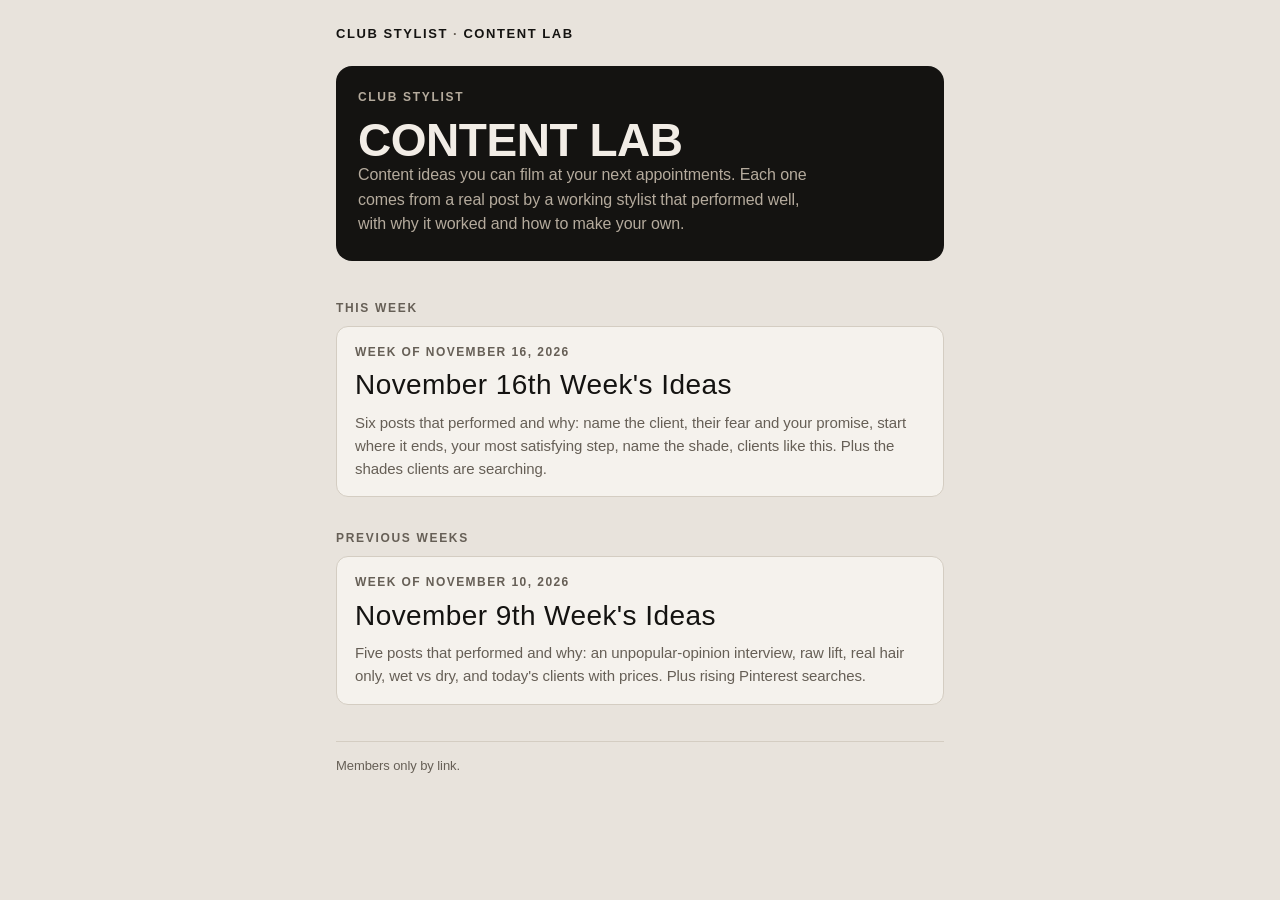
<file: index.html>
<!doctype html>
<html lang="en">
<head>
<meta charset="utf-8">
<meta name="viewport" content="width=device-width, initial-scale=1, viewport-fit=cover">
<title>Content Lab</title>
<meta name="description" content="Content ideas for hairstylists, for Club Stylist members.">
<meta name="robots" content="noindex">
<link rel="preconnect" href="https://fonts.googleapis.com">
<link rel="stylesheet" href="assets/lab.css">
</head>
<body>
<div class="wrap">
  <div class="top"><a class="brand" href="./">Club Stylist <span>·</span> Content Lab</a></div>
  <header>
    <div class="eyebrow">Club Stylist</div>
    <h1>Content Lab</h1>
    <p class="lede">Content ideas you can film at your next appointments. Each one comes from a real post by a working stylist that performed well, with why it worked and how to make your own.</p>
  </header>
  <div class="editions"><div class="eyebrow">This week</div><a href="editions/2026-11-16/"><div class="d">Week of November 16, 2026</div><h3>November 16th Week&#x27;s Ideas</h3><p>Six posts that performed and why: name the client, their fear and your promise, start where it ends, your most satisfying step, name the shade, clients like this. Plus the shades clients are searching.</p></a><div class="eyebrow prev">Previous weeks</div><a href="editions/2026-11-10/"><div class="d">Week of November 10, 2026</div><h3>November 9th Week&#x27;s Ideas</h3><p>Five posts that performed and why: an unpopular-opinion interview, raw lift, real hair only, wet vs dry, and today&#x27;s clients with prices. Plus rising Pinterest searches.</p></a></div>
  <footer>Members only by link.</footer>
</div>
</body>
</html>
</file>
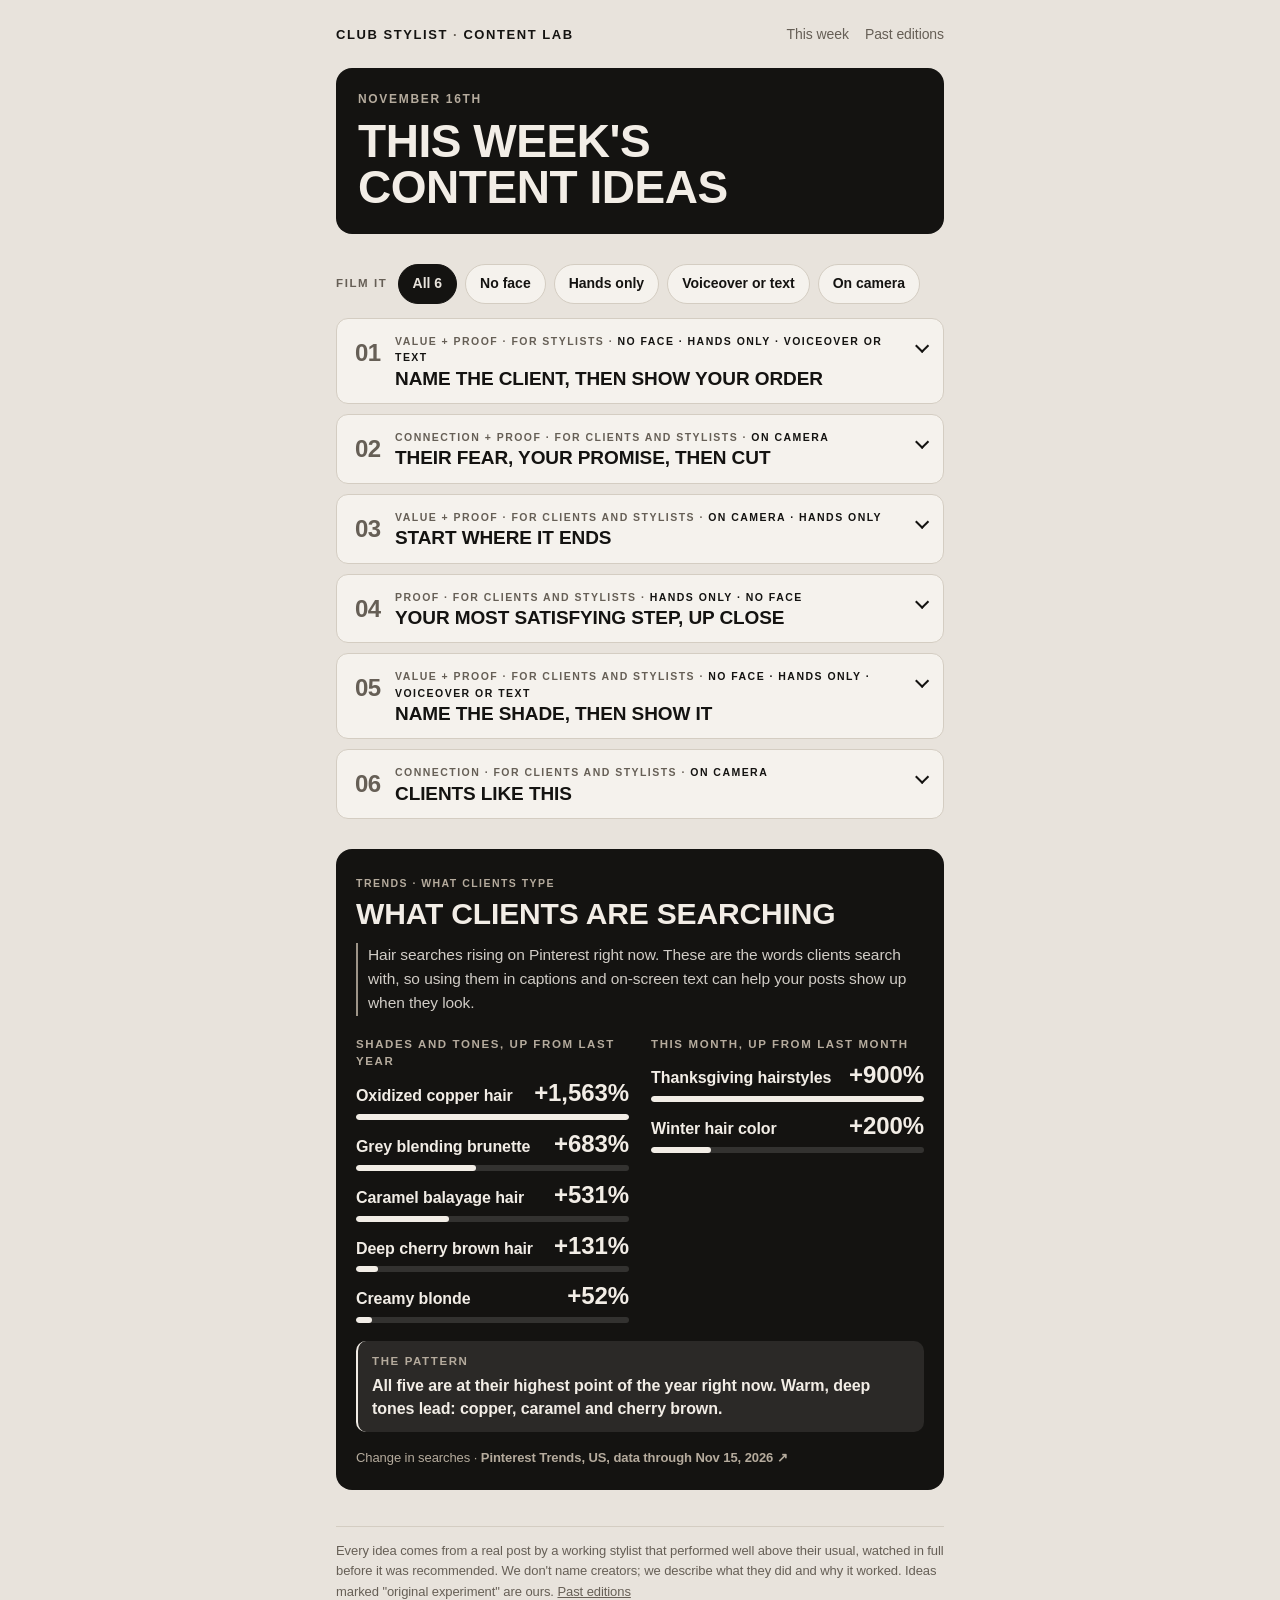
<file: latest/index.html>
<!doctype html><meta charset="utf-8"><meta name="robots" content="noindex"><title>This week</title><meta http-equiv="refresh" content="0; url=../editions/2026-11-16/"><link rel="canonical" href="../editions/2026-11-16/"><a href="../editions/2026-11-16/">This week</a>
</file>
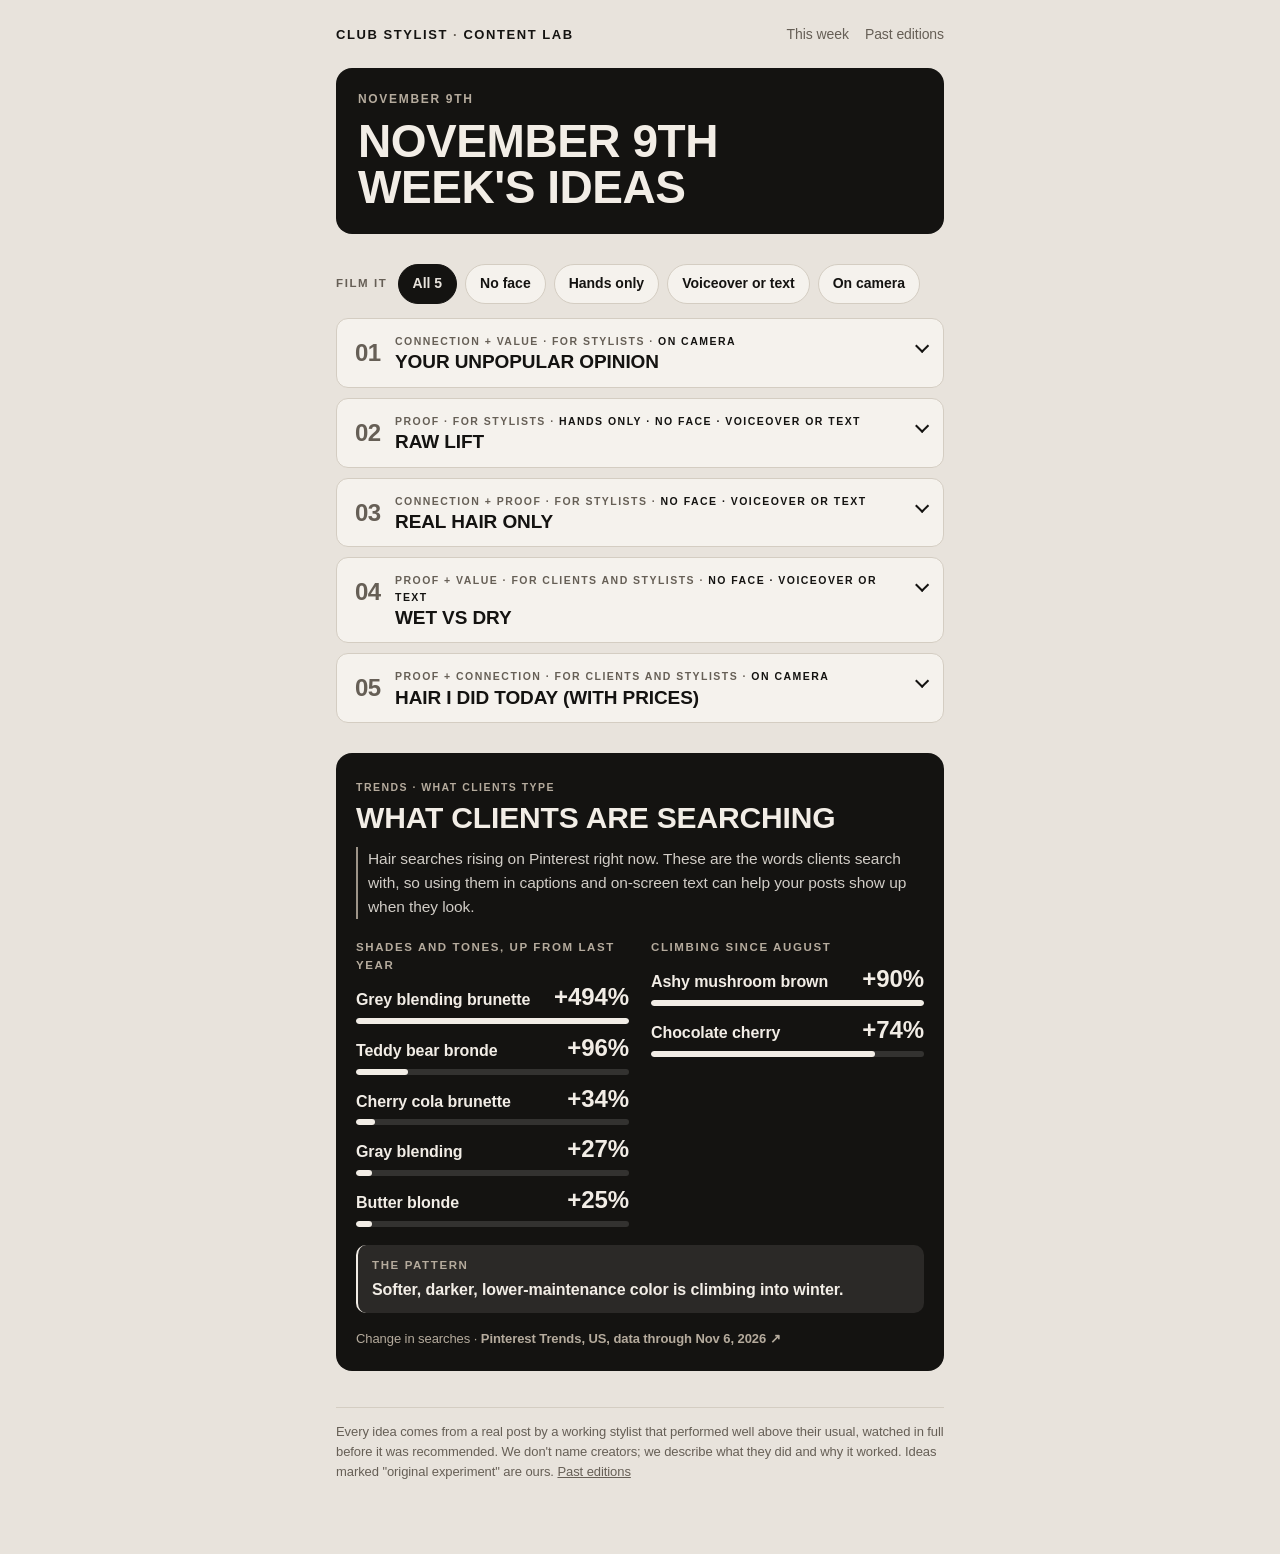
<file: editions/2026-11-10/index.html>
<!doctype html>
<html lang="en">
<head>
<meta charset="utf-8">
<meta name="viewport" content="width=device-width, initial-scale=1, viewport-fit=cover">
<title>November 9th Week&#x27;s Ideas · Content Lab</title>
<meta name="description" content="">
<meta name="robots" content="noindex">
<link rel="preconnect" href="https://fonts.googleapis.com">
<link rel="stylesheet" href="../../assets/lab.css">
</head>
<body>
<div class="wrap">
  <div class="top"><a class="brand" href="../../">Club Stylist <span>·</span> Content Lab</a><span class="nav"><a class="arch" href="../../latest/">This week</a><a class="arch" href="../../">Past editions</a></span></div>
  <header>
    <div class="eyebrow" id="week"></div>
    <h1 id="title"></h1>
    <p class="lede" id="lede"></p>
  </header>
  <main id="ideas"></main>
  <footer>Every idea comes from a real post by a working stylist that performed well above their usual, watched in full before it was recommended. We don't name creators; we describe what they did and why it worked. Ideas marked "original experiment" are ours. <a href="../../">Past editions</a></footer>
</div>
<div class="toast" id="toast" role="status" aria-live="polite"></div>
<script>window.EDITION = {"slug": "2026-11-02-weekly", "week_label": "November 9th", "title": "November 9th Week's Ideas", "lede": "", "trends": {"intro": "Hair searches rising on Pinterest right now. These are the words clients search with, so using them in captions and on-screen text can help your posts show up when they look.", "source": {"name": "Pinterest Trends, US, data through Nov 6, 2026", "url": "https://trends.pinterest.com/"}, "groups": [{"label": "Shades and tones, up from last year", "items": [["Grey blending brunette", "+494%"], ["Teddy bear bronde", "+96%"], ["Cherry cola brunette", "+34%"], ["Gray blending", "+27%"], ["Butter blonde", "+25%"]]}, {"label": "Climbing since August", "items": [["Ashy mushroom brown", "+90%"], ["Chocolate cherry", "+74%"]]}], "takeaway": "Softer, darker, lower-maintenance color is climbing into winter."}, "ideas": [{"id": "your-unpopular-opinion", "status": "approved", "rank": 1, "title": "Your unpopular opinion", "cpv": "Connection + Value", "audience": "stylists", "principle": "People like it when someone says what they really think. If they agree, they feel understood. So they like it and share it.", "dissection": [["The hook", "A mic held up to a stylist. One question on screen: \"What's your unpopular hair opinion?\" You want to hear her answer before she says it. That's curiosity."], ["What they did", "Lots of short opinions, one or two sentences each. Like \"Bangs aren't for everyone\" and \"Short hair isn't less work.\" Big words pop up as they talk, with a small photo for each point. The spot keeps changing too: cutting, washing, stocking shelves."], ["Why people kept watching", "Every opinion is something clients believe and stylists have feelings about. Each new answer starts the curiosity over: what will the next one be?"], ["Why people liked and shared it", "Agreement. The top comment says the short hair one is so true, and over 1,000 people liked that comment. When we agree, we feel understood. That's why people liked it and sent it to friends."]], "concept": "Share a hair opinion you really believe. Pick one you've seen with your own clients. Talk about hair, not other stylists.", "hook": "What's my unpopular hair opinion? Short hair is more work than long hair.", "hook2": "Three hair opinions I'll stand behind, even if you won't like them.", "steps": ["Write down 3 opinions. Add one reason for each, like \"Blunt bangs can make you look older.\"", "Hold your phone at eye level. Put the question on screen. Answer each one fast.", "Caption: \"Agree or disagree?\" Answer the first comments, even the ones that disagree. Don't argue."], "ref": {"anon": true, "headline": "A salon team, one mic, one question", "desc": "A salon asked its stylists one question: \"What's your unpopular hair opinion?\" Each one answered. About 50 seconds.", "numbers": "Almost 400K views · hundreds of shares"}, "guide": {"shots": ["Solo: you at your station, eye level, one take per clip", "Team: someone off camera holds the phone or a mic up to each stylist in turn", "Optional: a photo for each point (the bang, the bob) dropped in the corner"], "structure": ["Question on screen (0–2s)", "Take one + reason (2–12s)", "Take two, take three (one breath each)", "End on \"agree or disagree?\""], "talking": ["One sentence for the opinion, one for the reason", "Say it like you'd say it to a client, not like a lecture", "No digs at other stylists, salons or clients"], "caption": "\"Agree or disagree?\" plus the take you'd defend hardest. Reply to disagreement with your reason, not an argument.", "adapt": ["Blonding: \"Toning every visit isn't always needed\"", "Cutting: \"Face-framing layers aren't for every face\"", "Extensions: \"More rows isn't more volume\"", "Salon owner: ask each stylist on your team the question"]}, "drivers": ["Agreement", "Curiosity", "Identity"], "format": "Unpopular opinion", "film": ["camera"]}, {"id": "raw-lift", "status": "approved", "rank": 2, "title": "Raw lift", "cpv": "Proof", "audience": "stylists", "principle": "Show a step most stylists hide, and say what it tells you. Honest work, explained, is what people trust.", "dissection": [["The hook", "Foils come off one after another at the bowl, filmed from above. Foil pulls are satisfying to watch. Your eyes want to see the next one."], ["What they did", "Foils out. A slow brush through the wet, raw blonde. Then a jump to the finished hair at 16 seconds. Under 20 seconds total."], ["What made it different", "Surprise. The caption said the foil work was so good, they left it as raw lift with no toner. Most stylists wouldn't even show hair before toner, let alone leave it."], ["Why it beat her usual", "About 27 times her normal views. You get the satisfying part and a gorgeous finished blonde, with no toner at all. People can see the work is real and holds up."]], "concept": "Film the hair right out of the foils. Say what you see. Is it even? Does it need toner? Say why.", "hook": "Straight out of the foils. No toner yet. Here's what I'm looking at.", "hook2": "This is the part most stylists never post.", "steps": ["Hold your phone above the bowl. Film the foils coming out for 5 seconds.", "Brush slowly. Say one thing you see, like \"It's even from root to end.\"", "Show the finished hair for 3 seconds. Caption: what you wanted at this step."], "ref": {"anon": true, "headline": "Foils out, raw blonde, no toner", "desc": "A blonde stylist took the foils out, brushed the hair, then showed the finished hair. Under 20 seconds.", "numbers": "400K+ views · about 27 times her usual"}, "guide": {"shots": ["Overhead at the bowl, foils coming out", "A slow brush-through along the part", "The finished hair, same side"], "structure": ["Foil pull (0–5s)", "Brush-through + one line of what you see (5–15s)", "Finish (last 3s)"], "talking": ["Say what you see in plain words: \"even lift, no hot roots\"", "If it needs toner, say why; that's the insight", "Don't call it perfect; show it"], "caption": "One line on what the raw stage told you, then the gloss or toner you chose (or didn't).", "adapt": ["Brunette lightening: show the raw level before the gloss and why you're keeping warmth", "Gray blending: the lift on the gray before blending", "Lived-in blonde: how your teasing shows up in the raw lift"]}, "drivers": ["Satisfying", "Real", "Surprise"], "format": "Process reveal", "film": ["hands", "noface", "voice"]}, {"id": "real-hair-only", "status": "approved", "rank": 3, "title": "Real hair only", "cpv": "Connection + Proof", "audience": "stylists", "principle": "Say out loud something every stylist is feeling. Then answer it with your real work. People share what they've felt too.", "dissection": [["The hook", "The caption names something every stylist has felt lately: clients bringing inspo photos that are fake AI. It's relatable right away."], ["What they did", "Photos of one real client's bobs over several years. Beautiful work, and the point is that every photo is real."], ["Why it worked", "It's relatable. Stylists commented that they can't find real inspo either. The idea is what makes the post work, not fancy photos."], ["Good to know", "The numbers are small for a photo post, about 2 times her usual likes. It's here for the idea. It's timely, and every stylist can do it."]], "concept": "Post a real client's hair in daylight. Say it's real. Say how long it lasts between visits.", "hook": "Half the inspo photos I get now are AI. This is real hair, on a real client.", "hook2": "Bring me this one. It's a real person, and I can actually do it.", "steps": ["Take photos of a client by a window. Get 2 or 3 sides. No filters.", "First photo: your best one. Add the words \"real client, no filter.\"", "Last photo: how many weeks between visits, and how long it takes to style."], "ref": {"anon": true, "headline": "Real photos in an AI-inspo world", "desc": "A colorist posted real photos of one client's hair over the years. The caption talked about fake AI inspo photos.", "numbers": "About 2 times her usual likes for a photo post"}, "guide": {"shots": ["Front, side and back in daylight", "Optional: the same client a few months later, if you have it"], "structure": ["Slide 1: best photo + \"real client, no filter\"", "Slides 2–3: other angles", "Last slide: upkeep in two lines"], "talking": ["Say it in first person: \"the inspo I get\", not \"you should\"", "No dig at AI users; just show what's real"], "caption": "Your line about AI inspo, then one sentence on what this hair takes to maintain. Invite clients to save it for their consult.", "adapt": ["Blonding: a real lived-in blonde at week 8, not just day one", "Cutting: the same cut at 6 weeks", "Extensions: how they look after a month of real life"]}, "drivers": ["Identity", "Agreement", "Real"], "format": "Relatable frustration", "film": ["noface", "voice"]}, {"id": "wet-vs-dry", "status": "approved", "title": "Wet vs dry", "cpv": "Proof + Value", "audience": "both", "format": "Side by side", "drivers": ["Anticipation", "Surprise", "Practical value"], "principle": "Show the moment that worries clients, then the moment that makes them feel better. Wanting to see the \"after\" keeps people watching.", "dissection": [["The hook", "Wet hair being combed with \"Wet\" on screen. It looks dark and flat. That's exactly what makes clients panic at the bowl."], ["What they did", "6 seconds wet. Then a jump to the same client, dry and styled, with \"Dry\" on screen. It's much lighter and brighter. 15 seconds, no talking."], ["Why people kept watching", "Anticipation. You want to see how light it really dries. The jump from dark to bright is the reward for waiting."], ["Why it beat her usual", "Several times her normal views, and over 10K likes. It answers a question every color client has. Useful posts get saved and sent."]], "concept": "Film the same hair two times. First wet at the bowl. Then dry at the mirror. Film the same side both times.", "hook": "Wet vs dry. Don't panic at the bowl.", "hook2": "This is why I tell you not to judge it wet.", "steps": ["After toning, comb the hair flat. Film 5 seconds from the side. Add the word \"Wet.\"", "After styling, film the same side for 5 seconds. Add the word \"Dry.\"", "Caption: water makes color look darker. That's normal."], "ref": {"anon": true, "headline": "Wet, then dry", "desc": "The same client, wet at the bowl, then dry. Each part has a label. 15 seconds. No talking.", "numbers": "300K+ views · several times her usual"}, "guide": {"shots": ["Side view at the bowl, hair combed flat, wet", "Same side, same distance, dry and styled, a little movement"], "structure": ["Wet (0–6s)", "Dry (6–15s)"], "talking": ["No voiceover needed", "If you add text, keep it to the two labels and one reassuring line"], "caption": "\"Wet = darker, dry = lighter\" in your own words, plus one line for clients who panic at the bowl.", "adapt": ["Brunette: wet looks almost black, dry shows the dimension", "Copper: wet reads deeper and redder, dry shows the true tone", "Extensions: wet shows the blend lines, dry shows how they disappear", "Gray blending: wet looks flat, dry shows the soft blend"]}, "rank": 4, "film": ["noface", "voice"]}, {"id": "hair-i-did-today", "status": "approved", "title": "Hair I did today (with prices)", "cpv": "Proof + Connection", "audience": "both", "format": "Relatable frustration", "drivers": ["Curiosity", "Practical value", "Real"], "principle": "People are nosy about what things cost. Showing your real day, with real prices, answers a question everyone wants answered.", "dissection": [["The hook", "The stylist on camera with the title \"Hair I did today as a lived-in color specialist (with prices).\" You stay to see the prices. That's curiosity."], ["What they did", "Each client's finished hair, one after another. Each one shows the client number, the service and the price. About 30 seconds."], ["Why people kept watching", "People are curious about prices and what a stylist really does all day. Each new client starts the curiosity over: what's next, and what did it cost?"], ["Why it works for everyone", "Lots of stylists post this kind of video. But every stylist's day is different, so every version is different."]], "concept": "At the end of your day, show each client's hair. Add the service and the price.", "hook": "Hair I did today as a [your specialty], with prices.", "hook2": "What a Tuesday behind the chair actually looks like, prices included.", "steps": ["Film each client's finished hair for 3 or 4 seconds.", "Start with you on camera for 3 seconds. Put the title on screen.", "Show each client with the service and price. End with: \"Which one is your favorite?\""], "ref": {"anon": true, "headline": "Today's clients, with prices", "desc": "A color stylist showed every client from one day. Each one had the service and the price.", "numbers": "200K+ views · about 3 to 4 times her usual"}, "guide": {"shots": ["You, 3 seconds, title on screen", "Each client's finished hair, 3–4 seconds each, same spot and light if you can"], "structure": ["Title (0–3s)", "Client 1, 2, 3… with service + price", "Question to end"], "talking": ["Let the labels talk; no voiceover needed", "Use the service names clients would actually book"], "caption": "Your specialty, your city, and an invitation to book. Prices match your menu.", "adapt": ["Cutting: \"cuts I did today, with prices\"", "Extensions: method, rows and price per client", "Barbering: fades with prices", "Newer stylists: \"what I charge at year two\" builds trust too"]}, "rank": 5, "film": ["camera"]}], "anonymous_refs": true, "preview": false, "inspiration": []};</script>
<script src="../../assets/lab.js"></script>
</body>
</html>
</file>
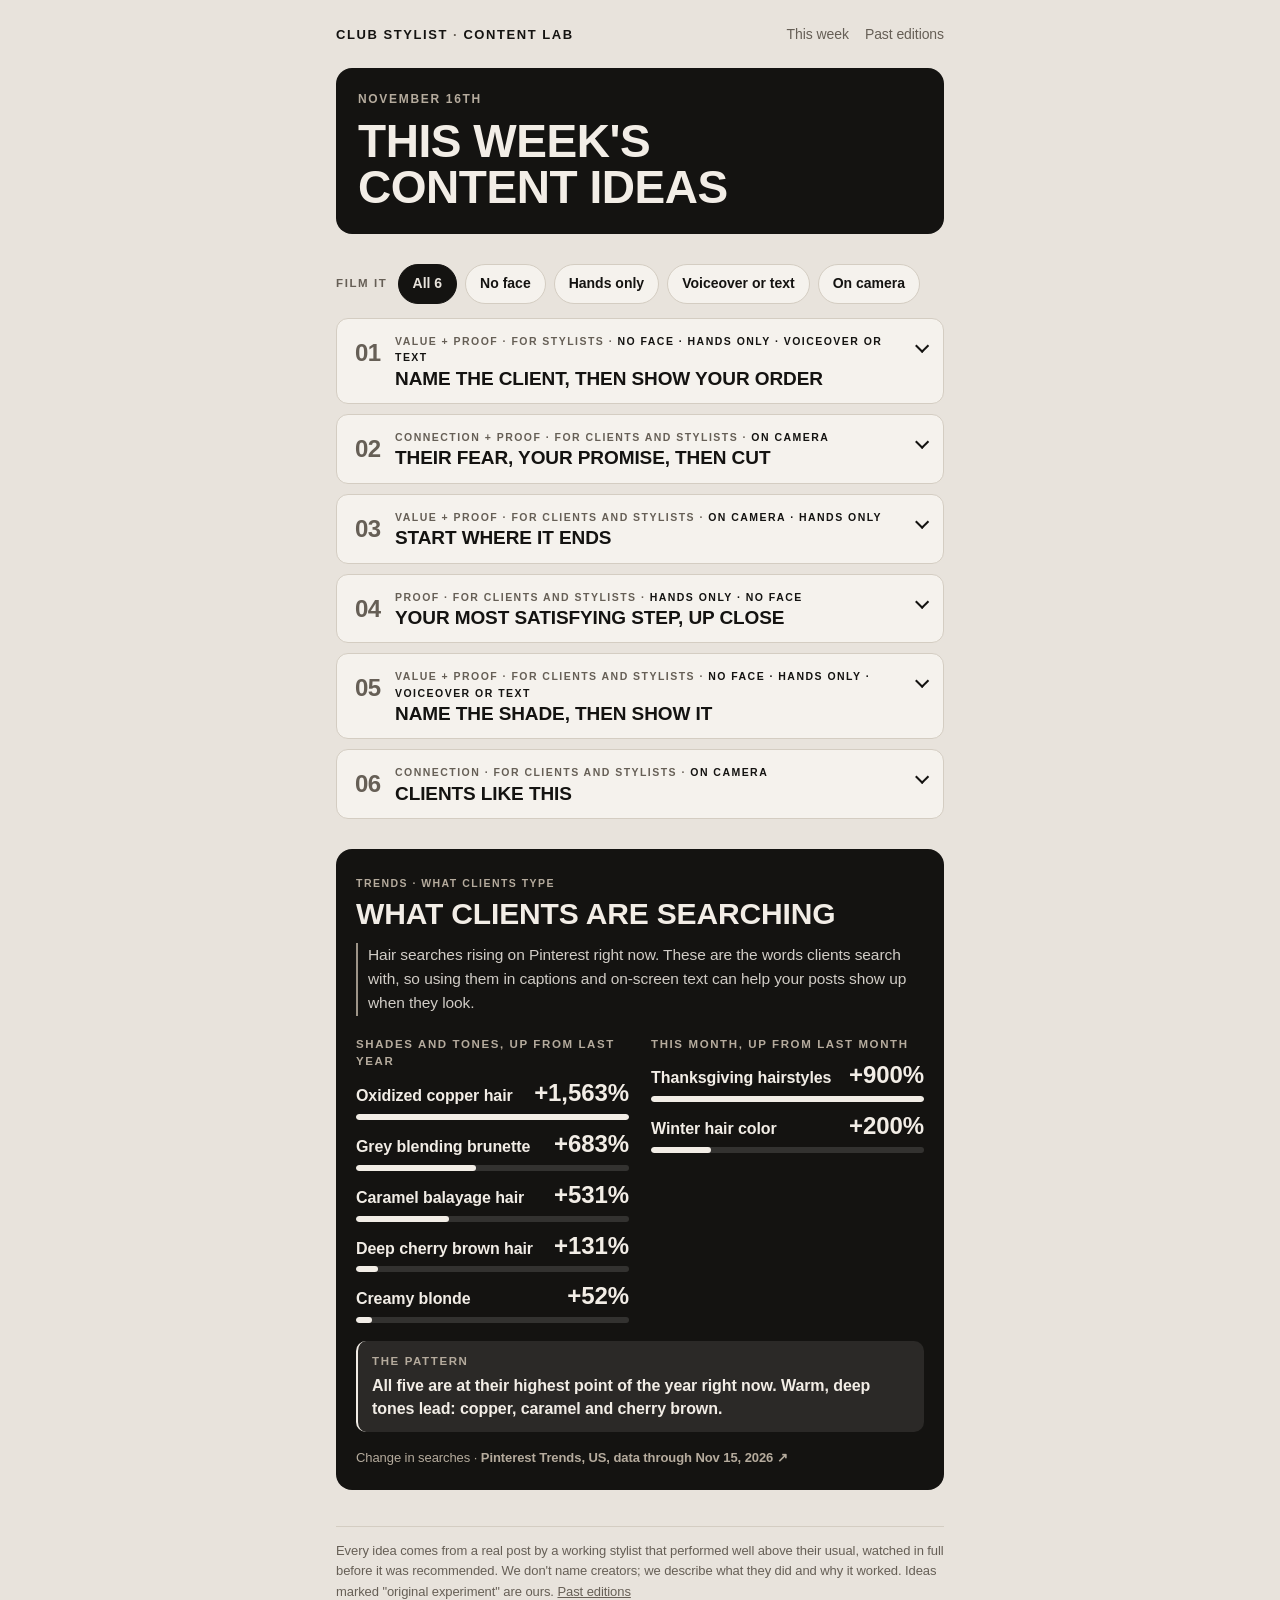
<file: editions/2026-11-16/index.html>
<!doctype html>
<html lang="en">
<head>
<meta charset="utf-8">
<meta name="viewport" content="width=device-width, initial-scale=1, viewport-fit=cover">
<title>This Week&#x27;s Content Ideas · Content Lab</title>
<meta name="description" content="">
<meta name="robots" content="noindex">
<link rel="preconnect" href="https://fonts.googleapis.com">
<link rel="stylesheet" href="../../assets/lab.css">
</head>
<body>
<div class="wrap">
  <div class="top"><a class="brand" href="../../">Club Stylist <span>·</span> Content Lab</a><span class="nav"><a class="arch" href="../../latest/">This week</a><a class="arch" href="../../">Past editions</a></span></div>
  <header>
    <div class="eyebrow" id="week"></div>
    <h1 id="title"></h1>
    <p class="lede" id="lede"></p>
  </header>
  <main id="ideas"></main>
  <footer>Every idea comes from a real post by a working stylist that performed well above their usual, watched in full before it was recommended. We don't name creators; we describe what they did and why it worked. Ideas marked "original experiment" are ours. <a href="../../">Past editions</a></footer>
</div>
<div class="toast" id="toast" role="status" aria-live="polite"></div>
<script>window.EDITION = {"slug": "2026-11-16", "week_label": "November 16th", "title": "This Week's Content Ideas", "lede": "", "trends": {"intro": "Hair searches rising on Pinterest right now. These are the words clients search with, so using them in captions and on-screen text can help your posts show up when they look.", "source": {"name": "Pinterest Trends, US, data through Nov 15, 2026", "url": "https://trends.pinterest.com/"}, "groups": [{"label": "Shades and tones, up from last year", "items": [["Oxidized copper hair", "+1,563%"], ["Grey blending brunette", "+683%"], ["Caramel balayage hair", "+531%"], ["Deep cherry brown hair", "+131%"], ["Creamy blonde", "+52%"]]}, {"label": "This month, up from last month", "items": [["Thanksgiving hairstyles", "+900%"], ["Winter hair color", "+200%"]]}], "takeaway": "All five are at their highest point of the year right now. Warm, deep tones lead: copper, caramel and cherry brown."}, "ideas": [{"id": "name-the-client", "status": "approved", "rank": 1, "title": "Name the client, then show your order", "cpv": "Value + Proof", "audience": "stylists", "format": "Step-by-step", "drivers": ["Curiosity", "Identity", "Practical value", "Satisfying"], "film": ["noface", "hands", "voice"], "principle": "Name the kind of client in the first second. Every stylist with that client stops, because now it's for them.", "dissection": [["The hook", "The first words on screen are \"postpartum bleach and tone tutorial,\" over the first stroke of lightener. That one word makes you wonder what's different for a postpartum client. That's curiosity."], ["What they did", "About 40 seconds of clean root work, with a 2 to 4 word label for each step. Start at the top, work down the sides, save the hairline for last. Then rinse, tone, and the finished platinum. No talking."], ["Why people kept watching", "Watching neat color go on is satisfying, and each new label makes you want the next step. The finished platinum at the end is the reward."], ["Why it beat her usual", "Identity and practical value. Every stylist with a postpartum client felt it was made for them. The caption explains what she asks, why the hairline goes last, and what she uses. That's why people saved it and sent it. Her other posts show the same service without naming the client, and they get a small slice of the reach."]], "concept": "Pick a client you handle your own way, like postpartum, first gray, coming off box dye, or a sensitive scalp. Name it on screen. Then film the work you'd do anyway.", "hook": "Postpartum bleach and tone: here's my order.", "hook2": "First time covering her gray. This is the order I go in.", "steps": ["First frame: put the client type and the service on screen, over your first brush stroke.", "Film each step in order. Give each one a 2 to 4 word label, like \"hairline last.\"", "End on the finished hair. In the caption, say what you ask this client and what you change."], "ref": {"anon": true, "headline": "Postpartum bleach and tone", "desc": "A platinum stylist put the client type on screen, then showed her root work step by step with short labels. About 45 seconds. No talking.", "numbers": "About 700K views · about 20K likes · about 11 times the likes of another post of hers"}, "guide": {"shots": ["Close on the roots, brush in frame, client's face out of frame", "Each section from the same angle, so the labels do the work", "The finished hair combed out, back view"], "structure": ["Client type + service on screen (0–3s)", "Steps in order, one short label each (3–35s)", "Finished hair (last 5s)"], "talking": ["No voiceover needed. The labels carry it", "If you talk, say why you do each step, not just what you do", "Put the real expertise in the caption: what you ask, what you change, and why"], "caption": "The client type and service, then 2 or 3 lines on what's different for this client and why. End with: \"Save this for your next one.\"", "adapt": ["Blonding: \"first time going blonde over box dye\"", "Gray: \"first gray blend on a client who's always covered\"", "Cutting: \"cutting fine hair that's thinning after illness\"", "Extensions: \"first row on a client with a sensitive scalp\""]}}, {"id": "fear-promise-cut", "status": "approved", "rank": 2, "title": "Their fear, your promise, then cut", "cpv": "Connection + Proof", "audience": "both", "format": "The big promise", "drivers": ["Anticipation", "Surprise", "Real"], "film": ["camera"], "principle": "Let the client say what she's scared of. Say your promise back. Then cut straight to the result. The bigger the fear, the more people need to see how it ends.", "dissection": [["The hook", "In the consult, the client says how sad she feels when her hair goes back to gray. You hear it in her own words. You feel it with her right away."], ["What they did", "The stylist answers with one line: she'll give her the most modern, natural gray blend. Then a hard cut to the finished hair, a smooth gray-brown bob. The client says \"oh my God.\""], ["Why people kept watching", "Anticipation. The fear and the promise make you need to know if it worked. The hard cut is the surprise. Then her real, happy reaction keeps you there."], ["Why it worked", "It's real. Nothing is staged, and the reaction is hers. A second stylist used the same pattern with a big haircut and also did well. Two stylists, two services, same result."]], "concept": "When a client has a real worry, like going gray, losing length, or going lighter, film her saying it. Say your plan back in one line. Skip the process and cut to her seeing the result.", "hook": "The client's own words about her worry, in the first 3 seconds.", "hook2": "\"Don't make me look old.\" Okay. Watch.", "steps": ["In the consult, film 10 to 15 seconds: her worry, then your plan in one line.", "Skip the process. Hard-cut to her seeing the finished hair.", "Keep her real reaction. Stop once the moment is over."], "ref": {"anon": true, "headline": "The gray she was afraid of", "desc": "A colorist opened on the client's own words about dreading her gray, promised a modern blend, and cut straight to the reveal.", "numbers": "About 180K views · about 7K likes"}, "guide": {"shots": ["Consult: you and the client at the mirror, phone propped at eye level", "Reveal: her face as she first sees it, same spot if you can", "Optional: one close shot of the finished hair"], "structure": ["Her worry, in her words (0–8s)", "Your promise, one line (8–15s)", "Hard cut to the reveal and reaction (15s on)"], "talking": ["Let her say the worry. Don't say it for her", "Your promise is one sentence, said kindly", "Don't coach the reaction. Real beats big"], "caption": "Her worry in one line, your promise, and how she felt after.", "adapt": ["Gray blending: \"I don't want to look old\"", "Cutting: \"I'm scared to lose my length\"", "Blonding: \"last time I went blonde it turned orange\"", "Extensions: \"I don't want them to look fake\""]}}, {"id": "start-where-it-ends", "status": "approved", "rank": 3, "title": "Start where it ends", "cpv": "Value + Proof", "audience": "both", "format": "Result-first tutorial", "drivers": ["Practical value", "Satisfying", "Anticipation"], "film": ["camera", "hands"], "principle": "Show the finished look first. Then show how you got there. End on the same shot so the video loops and people watch it again.", "dissection": [["The hook", "The stylist stands behind the client and shows off soft beach waves with her hands. No words. You see the goal, so you want to know how to get it."], ["What they did", "Then a jump to flat, straight hair and a big curling iron. About 38 seconds of every section going around the iron, filmed from the front, so you see the waves build."], ["Why people kept watching", "Watching each wave appear is satisfying, and it's useful. You can learn it. Anticipation: you know what it should look like, and you watch it come together."], ["Why it beat her usual", "It ends on the exact opening shot, so it loops right back to the start. People watch it a second time without noticing. About 4 times the likes of another post of hers."]], "concept": "Take any blowout, wave, or finish you do at the end of a service. Film the finished look first, then the styling, then the finished look again.", "hook": "The finished hair, shown off, in the first 2 seconds. No words needed.", "hook2": "This is the wave everyone asks for. Here's every section.", "steps": ["Film the finished look first. Stand behind the client and show it off with your hands.", "Film the styling from the front, one section at a time.", "End on the same shot as the start, so it loops."], "ref": {"anon": true, "headline": "The looping beach wave", "desc": "A stylist showed off finished waves, then filmed every section around the iron, and ended back where she started. About 45 seconds.", "numbers": "About 60K views · about 2K likes · about 4 times the likes of another post of hers"}, "guide": {"shots": ["Finished look, you behind the client, same spot and light for the start and end", "Front view of the styling, phone propped at chest height", "Exact repeat of the opening framing"], "structure": ["Finished look (0–4s)", "Styling, section by section (4–40s)", "Same finished shot (last 4s)"], "talking": ["No talking needed", "If you add text, keep it to the tool and size, like \"1.25 inch iron\""], "caption": "The tool, the size, and one tip that makes it last. Ask: \"Want the products?\"", "adapt": ["Blowouts: a round-brush finish", "Curly: defining curls section by section", "Cutting: the finished cut, the cut, the finished cut", "Extensions: the blend, start and end"]}}, {"id": "satisfying-step", "status": "approved", "rank": 4, "title": "Your most satisfying step, up close", "cpv": "Proof", "audience": "both", "format": "Close-up (ASMR)", "drivers": ["Satisfying", "Curiosity"], "film": ["hands", "noface"], "principle": "A step you do a hundred times a day is new to someone who has never seen it. Get close and let the real sound do the work.", "dissection": [["The hook", "The first frame is already the step, so close it fills the screen. Hair pulled through a bead, the bead slides up, and the pliers clamp it. No words, no music, just the sound."], ["What they did", "One extension bead, start to finish. 10 seconds. The caption is two words: \"Weft asmr.\""], ["Why people kept watching", "Satisfying. Every move is clean and finishes something, so your eyes want the next one. Curiosity: most people have never seen how extensions go in."], ["Why it beat her usual", "It's so short that people watch it twice, which tells Instagram to show it to more people. About 280K views, far above another post of hers."]], "concept": "Pick the one step you do over and over that looks tidy up close: folding a foil, a clean section, a bead, a scissor-over-comb pass. Film it so close it fills the screen.", "hook": "The step already happening, up close, in the first frame. No words needed.", "hook2": "Foil folding asmr.", "steps": ["Prop your phone 4 to 6 inches from your hands. Film one full repeat of the step.", "Keep the real sound. No music.", "Trim it to under 12 seconds. Caption: \"[your step] asmr.\""], "ref": {"anon": true, "headline": "Weft ASMR", "desc": "An extension stylist filmed one bead going in, so close it filled the screen. 10 seconds. No talking.", "numbers": "About 280K views · about 20 times the likes of another post of hers"}, "guide": {"shots": ["One close shot, hands only, phone propped on a stand", "Good light on your hands. A window or ring light"], "structure": ["The step, start to finish (0–10s)", "Cut right as it finishes, so it loops"], "talking": ["No talking. The sound is the point", "Turn off music in the salon while you film"], "caption": "\"[Your step] asmr\" and nothing more. Short captions fit short videos.", "adapt": ["Blonding: one foil folded and placed", "Cutting: one scissor-over-comb pass", "Extensions: one bead or tape tab", "Color: toner going on at the bowl"]}}, {"id": "name-the-shade", "status": "approved", "rank": 5, "title": "Name the shade, then show it", "cpv": "Value + Proof", "audience": "both", "format": "Named shade", "drivers": ["Curiosity", "Satisfying", "Surprise"], "film": ["noface", "hands", "voice"], "principle": "Give the color a name clients would search for, and put it on screen. A name turns a nice color into something people want to ask for.", "dissection": [["The hook", "Color going on at the bowl, filmed from above, with \"Dark cherry RED\" on screen. The name tells you what's coming, so you wait to see it. That's curiosity."], ["What they did", "4 seconds of thick color going on. Then a jump to the finished hair from the back: deep cherry waves. 8 seconds total."], ["Why people kept watching", "Thick color going on is satisfying. The jump to the finished hair is the reward. The caption adds a surprise: the client came in blonde."], ["Why it beat her usual", "Shade names are exactly what clients type into Pinterest (see What clients are searching below). The name matches what people already look for, so it reached them. About 13 times the likes of another post by the same stylist."]], "concept": "Name the color you did today the way a client would search for it, like \"teddy bear bronde,\" \"butter blonde,\" or \"cherry cola.\" Show it going on, then the finished hair.", "hook": "The shade name on screen in the first second, over the color going on.", "hook2": "She came in blonde. This is cherry cola.", "steps": ["At the bowl, film 4 seconds of color going on, from above. Put the shade name on screen.", "Jump to the finished hair from the back, with a little movement. 4 seconds.", "Caption: where the client started, and the shade name again."], "ref": {"anon": true, "headline": "Dark cherry red", "desc": "A colorist put the shade name on screen while the color went on, then jumped to the finished hair. 8 seconds.", "numbers": "About 55K views · about 2K likes · about 13 times the likes of another post by the same stylist"}, "guide": {"shots": ["From above at the bowl, gloved hands, color going on", "Finished hair from the back, in daylight, with movement"], "structure": ["Color going on + shade name (0–4s)", "Finished hair (4–8s)"], "talking": ["No talking needed. The name does the work", "Use the words clients search, not formula numbers"], "caption": "The shade name, where she started, and one line on upkeep. Use the shade name a client would type.", "adapt": ["Brunette: \"caramel balayage\" or \"grey blending brunette\"", "Blonding: \"creamy blonde\" or \"champagne blonde\"", "Red: \"deep cherry brown\" or \"oxidized copper\"", "Gray: \"gray blending for dark hair\""]}}, {"id": "clients-like-this", "status": "approved", "rank": 6, "title": "Clients like this", "cpv": "Connection", "audience": "both", "format": "Client reaction", "drivers": ["Anticipation", "Surprise", "Real", "Identity"], "film": ["camera"], "principle": "Show the trust between you and your client, then the moment she sees her hair. People watch for the real reaction.", "dissection": [["The hook", "The stylist round-brushes a client's long blonde while they chat, with \"clients like this >\" on screen. Every stylist knows the kind of client that means."], ["What they did", "A hard cut to the client in big blonde waves. She says \"wow\" and touches her hair. A small \"before\" photo pops up: her 8-month grow-out. Then real chatter: \"I just let you do what you want.\""], ["Why people kept watching", "Anticipation. The blowout makes you wait for the finish. Surprise: the hard cut. Real: her reaction isn't staged."], ["Why it worked", "Identity. Stylists want clients who trust them like this, and clients picture themselves in the chair. About 14 times the likes of another post of hers."]], "concept": "Next time a client says \"do what you want,\" film the blowout and the moment she first sees her hair.", "hook": "\"clients like this >\" on screen over the blowout.", "hook2": "She said \"do whatever you want.\" So I did.", "steps": ["Prop your phone facing the client during the blowout. Text: \"clients like this >.\"", "Hard-cut to her seeing the finished hair. Keep her real reaction.", "Pop in a small \"before\" photo with how long it had been."], "ref": {"anon": true, "headline": "Clients like this", "desc": "A blonde stylist filmed the blowout with \"clients like this >\" on screen, then cut to the client seeing her hair for the first time.", "numbers": "About 50K views · about 14 times the likes of another post of hers"}, "guide": {"shots": ["Phone propped facing the client during the blowout", "Her face as she first sees the finished hair", "A few seconds of the finished hair moving"], "structure": ["Blowout + \"clients like this >\" (0–18s)", "Hard cut to the reaction (18s on)", "Small \"before\" photo pops in"], "talking": ["Just talk like you normally do. That's the point", "Don't ask for a reaction. Let it happen"], "caption": "One line about this client and how long it had been.", "adapt": ["Blonding: the brightening after a long grow-out", "Cutting: the big chop she trusted you with", "Extensions: the first look at the new length", "Gray: the first blend"]}}], "anonymous_refs": true, "preview": false, "inspiration": []};</script>
<script src="../../assets/lab.js"></script>
</body>
</html>
</file>
<file: assets/lab.css>
/* Club Stylist Content Lab — member page. One column, mobile-first, nothing decorative. */
:root{
  --bg:#e8e3dc; --fg:#141311; --muted:#665f56; --line:#d4cdc2; --card:#f5f2ed; --soft:#e9e3da;
  --accent:#4a3c32; --accent-ink:#f5f2ed; --hero-bg:#141311; --hero-fg:#f2ede6; --hero-muted:#b5ab9d;
  --display:'Helvetica Neue',Helvetica,Arial,sans-serif;
  --body:'Helvetica Neue',Helvetica,Arial,sans-serif;
}
@media (prefers-color-scheme: dark){ :root:not([data-theme="light"]){
  --bg:#121110; --fg:#efeae3; --muted:#a39a8e; --line:#2f2b27; --card:#1c1a18; --soft:#26231f; --accent:#cdb99c; --accent-ink:#121110; --hero-bg:#e8e2d9; --hero-fg:#141311; --hero-muted:#5f574d; color-scheme:dark } }
:root[data-theme="dark"]{ --bg:#121110; --fg:#efeae3; --muted:#a39a8e; --line:#2f2b27; --card:#1c1a18; --soft:#26231f; --accent:#cdb99c; --accent-ink:#121110; --hero-bg:#e8e2d9; --hero-fg:#141311; --hero-muted:#5f574d; color-scheme:dark }
*{box-sizing:border-box}
[hidden]{display:none!important}
html{-webkit-text-size-adjust:100%}
body{background:var(--bg);color:var(--fg);font-family:var(--body);font-size:17px;line-height:1.55;margin:0}
.wrap{max-width:640px;margin:0 auto;padding-inline:16px;padding-block:18px 72px}
.top{display:flex;justify-content:space-between;align-items:baseline;gap:12px;padding-block:6px 22px}
.brand{font-family:var(--display);font-size:20px;letter-spacing:.06em;text-decoration:none;color:var(--fg)}
.brand span{color:var(--accent)}
.top a.arch{color:var(--muted);text-decoration:none;font-size:14px}
.top a.arch:hover{color:var(--fg)}
.eyebrow{font-size:12px;letter-spacing:.14em;text-transform:uppercase;color:var(--muted);font-weight:700}
h1{font-family:var(--display);font-weight:400;font-size:clamp(40px,10vw,64px);line-height:.95;letter-spacing:.01em;margin:4px 0 10px;text-wrap:balance}
.lede{margin:0 0 30px;color:var(--muted);max-width:52ch}
.idea{background:var(--card);border:1px solid var(--line);border-radius:14px;padding:22px 20px 18px;margin-bottom:22px;min-width:0}
.idea .cpv{font-size:11.5px;letter-spacing:.14em;text-transform:uppercase;color:var(--accent);font-weight:700}
.idea h2{font-family:var(--display);font-weight:400;font-size:34px;line-height:.98;letter-spacing:.015em;margin:6px 0 14px;text-wrap:balance}
.ref{border:1px solid var(--line);border-radius:10px;overflow:hidden;background:var(--soft);margin-bottom:16px}
.ref .tile{padding:18px 18px 16px;display:flex;flex-direction:column;gap:6px}
.ref .tile .q{font-family:var(--display);font-size:26px;line-height:1.02;letter-spacing:.01em;text-wrap:balance}
.ref .tile .who{font-size:14px;color:var(--muted)}
.ref .tile a{color:var(--accent);font-weight:700;text-decoration:none;font-size:14px}
.ref.has-still{display:grid;grid-template-columns:132px 1fr}
.ref .still{display:block;background:#000;min-width:0}
.ref .still img{display:block;width:100%;height:100%;max-height:260px;object-fit:cover;object-position:top}
.ref.has-still .tile{padding:16px 16px 14px;justify-content:center}
.ref.has-still .tile .q{font-size:22px}
@media (max-width:380px){.ref.has-still{grid-template-columns:110px 1fr}}
.ref .embed{display:none}
.ref.live .tile,.ref.live .still{display:none}
.ref.live{display:block}
.ref.live .embed{display:block;background:#fff}
.ref .embed blockquote{margin:0!important;border:0!important;box-shadow:none!important;border-radius:0!important}
.idea .concept{margin:0 0 14px;font-size:17px}
.hook{background:var(--soft);border-radius:10px;padding:12px 14px;margin:0 0 16px;font-style:italic;font-size:17px}
.hook b{font-style:normal;font-size:11.5px;letter-spacing:.14em;text-transform:uppercase;color:var(--muted);display:block;margin-bottom:4px}
.steps{margin:0 0 18px;padding:0;list-style:none;counter-reset:s}
.steps li{position:relative;padding-left:34px;margin:0 0 8px;counter-increment:s;font-size:16px}
.steps li::before{content:counter(s);position:absolute;left:0;top:1px;width:24px;height:24px;border-radius:50%;background:var(--accent);color:var(--accent-ink);font-weight:700;font-size:13px;display:flex;align-items:center;justify-content:center}
.actions{display:flex;gap:10px;flex-wrap:wrap}
.btn{border:1px solid var(--line);background:var(--card);color:var(--fg);border-radius:10px;padding:11px 16px;font:inherit;font-size:15px;font-weight:700;cursor:pointer}
.btn.primary{background:var(--fg);color:var(--bg);border-color:var(--fg)}
.btn:focus-visible{outline:2px solid var(--accent);outline-offset:2px}
.guide{border-top:1px solid var(--line);margin-top:18px;padding-top:16px;display:grid;gap:16px}
.guide h3{font-size:12px;letter-spacing:.14em;text-transform:uppercase;color:var(--muted);margin:0 0 6px;font-weight:700}
.guide p,.guide li{font-size:15.5px}
.guide p{margin:0}
.guide ul,.guide ol{margin:0;padding-left:20px}
.guide li{margin:3px 0}
.guide .why{background:var(--soft);border-radius:10px;padding:12px 14px}
.guide a{color:var(--accent);font-weight:700}
.toast{position:fixed;left:50%;bottom:calc(18px + env(safe-area-inset-bottom,0px));transform:translateX(-50%);background:var(--fg);color:var(--bg);padding:9px 16px;border-radius:999px;font-size:14px;opacity:0;pointer-events:none;transition:opacity .15s}
.toast.show{opacity:1}
@media (prefers-reduced-motion:reduce){.toast{transition:none}}
footer{margin-top:36px;color:var(--muted);font-size:13px;border-top:1px solid var(--line);padding-top:14px}
footer a{color:var(--muted)}
.editions{display:grid;gap:12px;margin-top:16px}
.editions a{display:block;background:var(--card);border:1px solid var(--line);border-radius:12px;padding:16px 18px;text-decoration:none;color:var(--fg)}
.editions a:hover{border-color:var(--accent)}
.editions .d{font-size:12px;letter-spacing:.12em;text-transform:uppercase;color:var(--muted);font-weight:700}
.editions h3{font-family:var(--display);font-weight:400;font-size:28px;margin:2px 0 4px;letter-spacing:.015em}
.editions p{margin:0;color:var(--muted);font-size:15px}

/* Fresh inspiration */
.fresh{margin-top:40px;border-top:1px solid var(--line);padding-top:22px}
.fresh .lede.small{font-size:15px;margin-bottom:18px}
.insp .concept b{font-size:11.5px;letter-spacing:.14em;text-transform:uppercase;color:var(--muted);display:block;margin-bottom:2px}
.insp a.src{color:var(--accent);font-weight:700;text-decoration:none}
.itile{border-radius:10px;margin-bottom:16px;padding:26px 22px;min-height:200px;display:flex;flex-direction:column;justify-content:flex-end;gap:6px;position:relative;overflow:hidden}
.itile .ihead{font-family:var(--display);font-size:clamp(30px,7.5vw,44px);line-height:.95;letter-spacing:.02em;text-wrap:balance}
.itile .isub{font-size:13px;letter-spacing:.12em;text-transform:uppercase;font-weight:700;opacity:.8}
.itile.plain{background:var(--soft);color:var(--fg)}
.itile.flash{background:#000;color:#fff;background-image:radial-gradient(ellipse 70% 60% at 35% 30%,rgba(255,255,255,.55),rgba(255,255,255,.08) 55%,rgba(0,0,0,0) 75%)}
.itile.flash .ihead{text-shadow:6px 6px 0 rgba(0,0,0,.9),0 0 18px rgba(255,255,255,.25)}
.itile.flash .isub{color:#fff}

.itile.img{padding:0;display:block;text-decoration:none;color:#fff;background:#000;min-height:0}
.itile.img img{display:block;width:100%;max-height:420px;object-fit:cover;object-position:top}
.itile.img .icap{position:absolute;left:0;right:0;bottom:0;padding:18px 20px;background:linear-gradient(to top,rgba(0,0,0,.85),rgba(0,0,0,0))}
.itile.img .isub{color:#fff}

.idea .principle{margin:-6px 0 14px;font-size:15.5px;color:var(--muted);font-style:italic;border-left:3px solid var(--accent);padding-left:10px}
.idea .cpv .exp{color:var(--fg);border:1px solid var(--line);border-radius:999px;padding:1px 8px;letter-spacing:.1em}

/* weekly sections */
.updates{margin:0 0 30px;display:grid;gap:14px}
.upd{border-left:3px solid var(--accent);padding:2px 0 2px 14px}
.upd h3{color:var(--fg);font-size:16px;margin:0 0 4px;font-weight:700}
.upd p{margin:0 0 4px;font-size:15.5px}
.so{color:var(--muted);font-size:15px;margin:0 0 4px}
.so b{color:var(--fg)}
.src{font-size:13px;margin:0}
.src a{color:var(--accent);font-weight:700;text-decoration:none}
.ideas-eyebrow{margin:0 0 14px}
.ref .tile .ev{font-size:13.5px;color:var(--fg);font-variant-numeric:tabular-nums;font-weight:700}
.dissect{background:var(--soft);border-radius:10px;padding:14px 16px;margin:0 0 16px}
.dissect h3,h3.mine,.tg h3{font-size:12px;letter-spacing:.14em;text-transform:uppercase;color:var(--muted);margin:0 0 8px;font-weight:700}
.dissect dl{margin:0;display:grid;gap:8px}
.dissect dt{font-weight:700;font-size:14px}
.dissect dd{margin:0;font-size:15px}
h3.mine{margin:4px 0 8px;color:var(--accent)}
.trends{margin-top:36px;border-top:1px solid var(--line);padding-top:22px}
.tgrid{display:grid;grid-template-columns:repeat(auto-fit,minmax(220px,1fr));gap:12px;margin-bottom:12px}
.tg{background:var(--card);border:1px solid var(--line);border-radius:12px;padding:14px 16px}
.tg ul{list-style:none;margin:0;padding:0}
.tg li{display:flex;justify-content:space-between;gap:10px;padding:6px 0;border-bottom:1px solid var(--line);font-size:15px}
.tg li:last-child{border-bottom:0}
.tg li b{color:var(--accent);font-variant-numeric:tabular-nums}

.idea .drivers{margin:-6px 0 14px;font-size:12.5px;letter-spacing:.06em;text-transform:uppercase;color:var(--muted)}
.idea .drivers b{color:var(--accent);font-weight:700}

.ref.anon .tile .lbl{font-size:11.5px;letter-spacing:.14em;text-transform:uppercase;color:var(--muted);font-weight:700}
.ref.anon .tile .desc{margin:0;font-size:15px;line-height:1.5;color:var(--fg)}

.trends{margin-top:34px}
.trends .tgrid{display:grid;grid-template-columns:repeat(auto-fit,minmax(220px,1fr));gap:18px 22px;margin:4px 0 18px}
.trends .tg{min-width:0}
.trends .tg h3{font-size:11.5px;letter-spacing:.14em;text-transform:uppercase;color:var(--muted);font-weight:700;margin:0 0 10px}
.trends ul{list-style:none;margin:0;padding:0;display:grid;gap:12px}
.trends .trow{display:flex;justify-content:space-between;align-items:baseline;gap:12px}
.trends .trow span{font-weight:700;font-size:16px;min-width:0}
.trends .trow b{font-family:var(--display);font-weight:400;font-size:26px;line-height:1;color:var(--accent);font-variant-numeric:tabular-nums;white-space:nowrap}
.trends .bar{height:6px;background:var(--soft);border-radius:3px;margin-top:5px;overflow:hidden}
.trends .bar i{display:block;height:100%;background:var(--accent);border-radius:3px}
.trends .hook.use{font-style:normal;font-size:16px;border-left:3px solid var(--accent)}
.trends .hook.use b{display:block;font-size:11.5px;letter-spacing:.14em;text-transform:uppercase;color:var(--accent);margin-bottom:4px}
.trends .tsrc{font-size:13px;color:var(--muted);margin:0}
.trends .tsrc a{color:var(--accent);font-weight:700;text-decoration:none}
.trends .tg{background:none;border:0;padding:0;border-radius:0}
.trends .tg li{display:block;padding:0;border:0}

.idea.fold{padding:0}
.idea.fold .head{padding:22px 20px 18px;cursor:pointer;border-radius:14px;position:relative}
.idea.fold .head:focus-visible{outline:2px solid var(--accent);outline-offset:-2px}
.idea.fold .head .drivers,.idea.fold .head .principle{margin-bottom:14px}
.idea.fold .head h2{margin-bottom:12px}
.idea.fold .chev{display:inline-flex;align-items:center;gap:8px;font-size:14px;font-weight:700;color:var(--accent)}
.idea.fold .chev::after{content:"";width:8px;height:8px;border-right:2px solid currentColor;border-bottom:2px solid currentColor;transform:rotate(45deg) translateY(-3px);transition:transform .2s}
.idea.fold.open .chev::after{transform:rotate(-135deg) translate(-2px,-1px)}
.idea.fold .chev .c,.idea.fold.open .chev .o{display:none}
.idea.fold.open .chev .c{display:inline}
.idea.fold .body{padding:0 20px 18px}
.idea.fold .head:hover h2{color:var(--accent)}

/* Taya's IG look (2026-11-10): bold uppercase Helvetica like her text overlays, greige concrete + black, no italics */
*{font-style:normal!important}
body{font-size:16px;line-height:1.55;letter-spacing:-.005em}
.brand{font-family:var(--display);font-size:13px;letter-spacing:.12em;text-transform:uppercase;font-weight:700}
.brand span{color:var(--muted)}
header{background:var(--hero-bg);color:var(--hero-fg);border-radius:16px;padding:30px 22px 26px;margin-bottom:30px}
header .eyebrow{color:var(--hero-muted)}
h1{font-family:var(--display);font-weight:700;text-transform:uppercase;font-size:clamp(30px,8vw,46px);line-height:1;letter-spacing:-.01em;margin:10px 0 14px}
header .lede{color:var(--hero-muted);margin:0;font-size:16px}
.eyebrow,.idea .cpv,.ref.anon .tile .lbl,.dissect h3,h3.mine,.tg h3,.hook b{letter-spacing:.14em;font-weight:700}
.idea .cpv{color:var(--muted)}
.idea h2,.idea.fold .head h2{font-family:var(--display);font-weight:700;text-transform:uppercase;font-size:23px;line-height:1.08;letter-spacing:-.005em}
.idea .principle{font-size:15.5px;line-height:1.55;color:var(--fg);border-left:2px solid var(--accent)}
.idea .drivers{font-size:11.5px;letter-spacing:.1em}
.idea .drivers b{color:var(--fg)}
.idea.fold .chev{color:var(--fg);font-size:12px;letter-spacing:.14em;text-transform:uppercase}
.idea.fold .head:hover h2{color:inherit;opacity:.75}
#ideas{counter-reset:idea}
.idea.fold:not(.insp){counter-increment:idea}
.idea.fold:not(.insp) .head{padding-right:64px}
.idea.fold:not(.insp) .head::after{content:counter(idea,decimal-leading-zero);position:absolute;top:18px;right:20px;font-family:var(--display);font-weight:700;font-size:30px;letter-spacing:-.02em;color:var(--line)}
.ref.anon{background:var(--hero-bg);color:var(--hero-fg);border:0}
.ref.anon .tile .lbl{color:var(--hero-muted)}
.ref.anon .tile .q{font-family:var(--display);font-weight:700;text-transform:uppercase;font-size:19px;line-height:1.15;letter-spacing:.01em}
.ref.anon .tile .desc{color:var(--hero-fg);opacity:.85}
.ref.anon .tile .ev{color:var(--hero-fg)}
.hook{font-size:16.5px;font-weight:700;line-height:1.45;background:var(--soft)}
.steps li::before{border-radius:4px}
.btn.primary{background:var(--fg);color:var(--bg);border-color:var(--fg)}
.trends h2{font-family:var(--display)}
.trends .trow b{font-family:var(--display);font-weight:700;font-size:20px;color:var(--fg)}
.trends .bar i{background:var(--accent)}
.trends .hook.use{font-weight:400;border-left:2px solid var(--accent)}
.trends .hook.use b{color:var(--muted)}
.ideas-eyebrow{margin-bottom:12px}

/* Draft 2026-11-13: compact idea rows (all 5 visible) + pronounced trends block */
.idea.fold{margin-bottom:10px;border-radius:12px}
.idea.fold .head{padding:14px 46px 14px 58px;border-radius:12px}
.idea.fold:not(.insp) .head{padding-right:46px}
.idea.fold:not(.insp) .head::after{left:18px;right:auto;top:15px;font-size:24px;color:var(--muted)}
.idea .cpv{font-size:10.5px}
.idea.fold .head h2,.idea h2{font-size:19px;margin:3px 0 0}
.idea.fold:not(.open) .head .principle,.idea.fold:not(.open) .head .drivers{display:none}
.idea.fold.open .head .principle{margin:12px 0 10px}
.idea.fold.open .head .drivers{margin:0}
.idea.fold .chev{position:absolute;right:18px;top:24px}
.idea.fold .chev .o,.idea.fold .chev .c,.idea.fold.open .chev .c{display:none}
.idea.fold.open .body{padding-top:4px}
.idea.trends{background:var(--hero-bg);color:var(--hero-fg);border:0;border-radius:16px;padding:26px 20px 22px;margin-top:30px}
.idea.trends .cpv{color:var(--hero-muted)}
.idea.trends h2{font-size:30px;line-height:1;margin:8px 0 14px}
.idea.trends .principle{color:var(--hero-fg);opacity:.85;border-left-color:var(--hero-muted);margin:0 0 20px}
.idea.trends .tg h3{color:var(--hero-muted)}
.idea.trends .trow span{color:var(--hero-fg)}
.idea.trends .trow b{color:var(--hero-fg);font-size:24px}
.idea.trends .bar{background:color-mix(in srgb,var(--hero-fg) 14%,transparent)}
.idea.trends .bar i{background:var(--hero-fg)}
.idea.trends .hook.use{background:color-mix(in srgb,var(--hero-fg) 10%,transparent);color:var(--hero-fg);border-left-color:var(--hero-fg);font-weight:700}
.idea.trends .hook.use b{color:var(--hero-muted)}
.idea.trends .tsrc,.idea.trends .tsrc a{color:var(--hero-muted)}

/* simpler header: big title, small date, no intro line; no duplicate 'This week's ideas' label */
header .lede:empty,.ideas-eyebrow{display:none}
header{padding:22px 22px 24px}
header h1{margin-bottom:0}

/* Film it filter */
.filters{display:flex;flex-wrap:wrap;gap:8px;align-items:center;margin:0 0 14px}
.filters .lbl{font-size:11.5px;letter-spacing:.14em;text-transform:uppercase;color:var(--muted);font-weight:700;margin-right:2px}
.chip{border:1px solid var(--line);background:var(--card);color:var(--fg);border-radius:999px;padding:8px 14px;font:inherit;font-size:14px;font-weight:700;cursor:pointer}
.chip[aria-pressed="true"]{background:var(--fg);color:var(--bg);border-color:var(--fg)}
.chip:focus-visible{outline:2px solid var(--accent);outline-offset:2px}
.fcount{font-size:13px;color:var(--muted);margin:-4px 0 10px}
.fcount:empty{display:none}
.idea .cpv .film{color:var(--fg)}
.idea.fold:not(.insp) .head[data-n]::after{content:attr(data-n)}

.top .nav{display:flex;gap:16px;align-items:center}
.editions .eyebrow{margin:8px 0 -4px}
.editions .eyebrow.prev{margin-top:20px}
</file>
